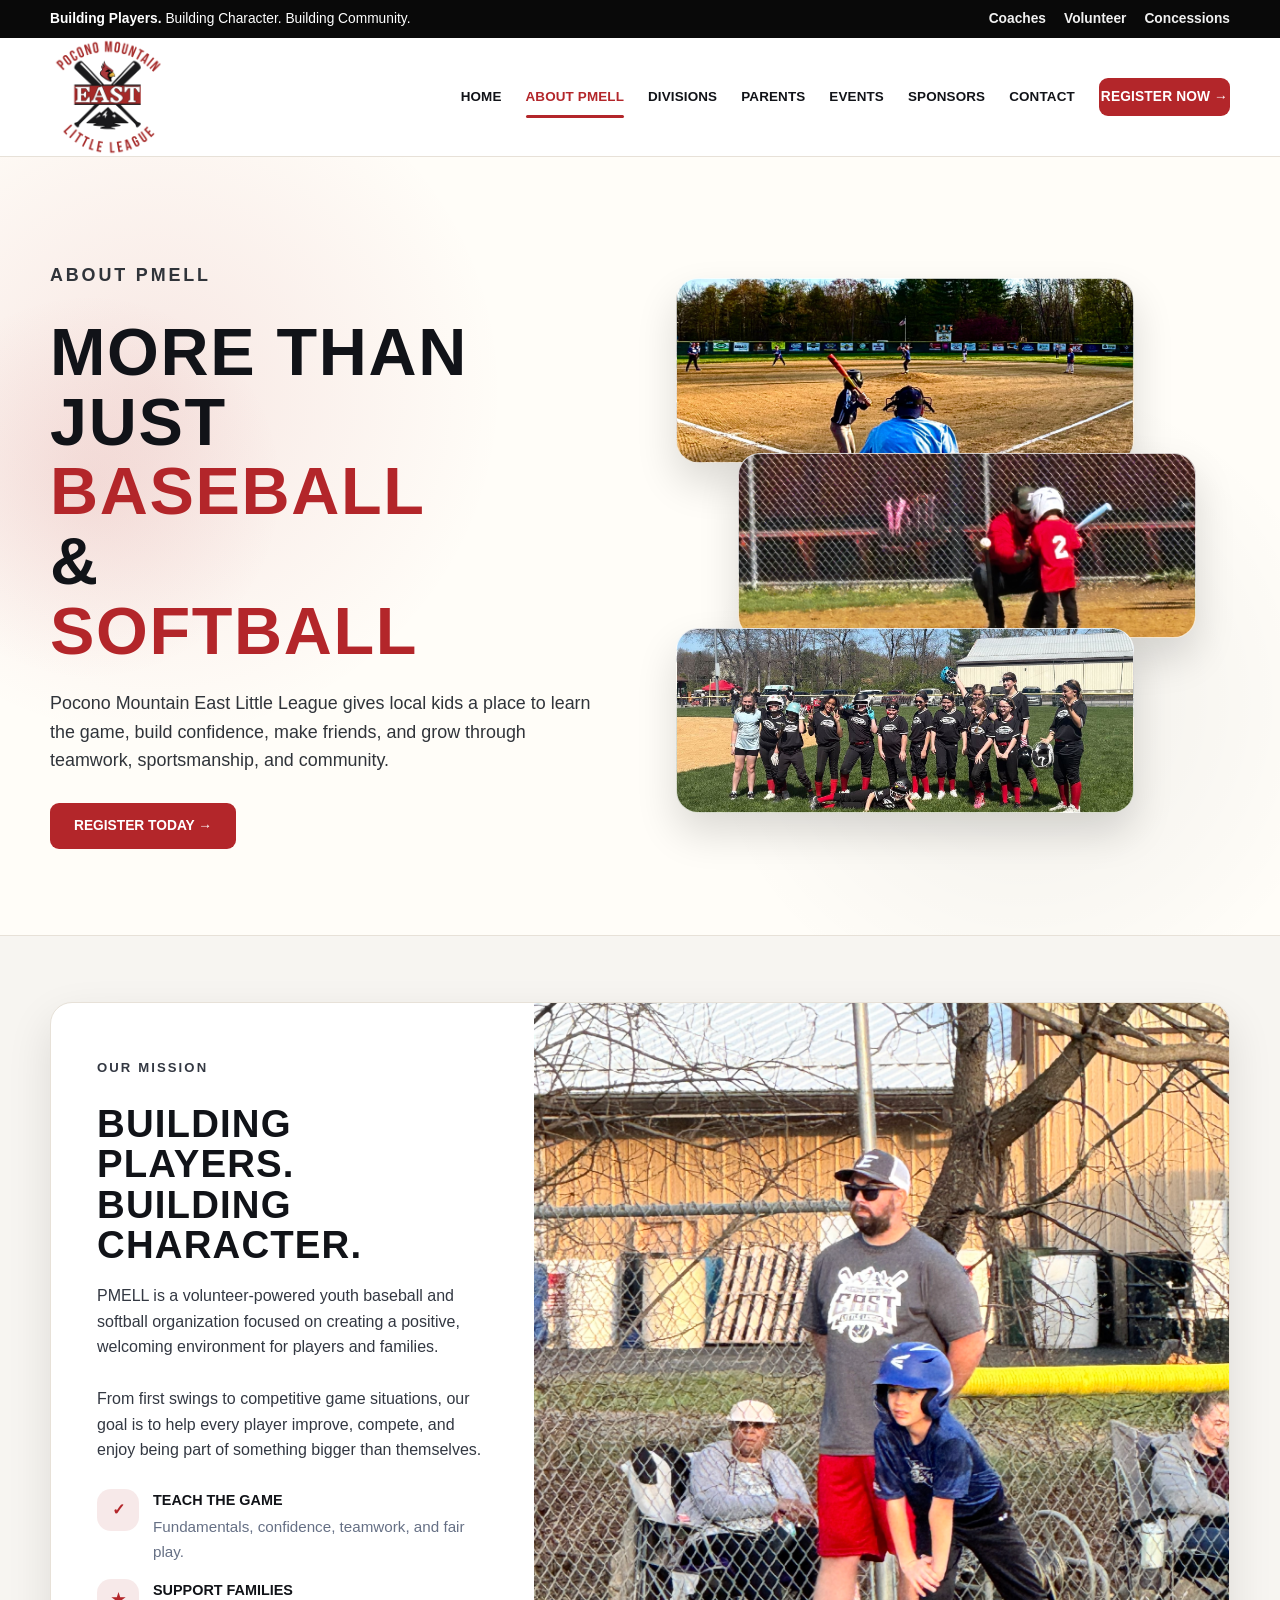
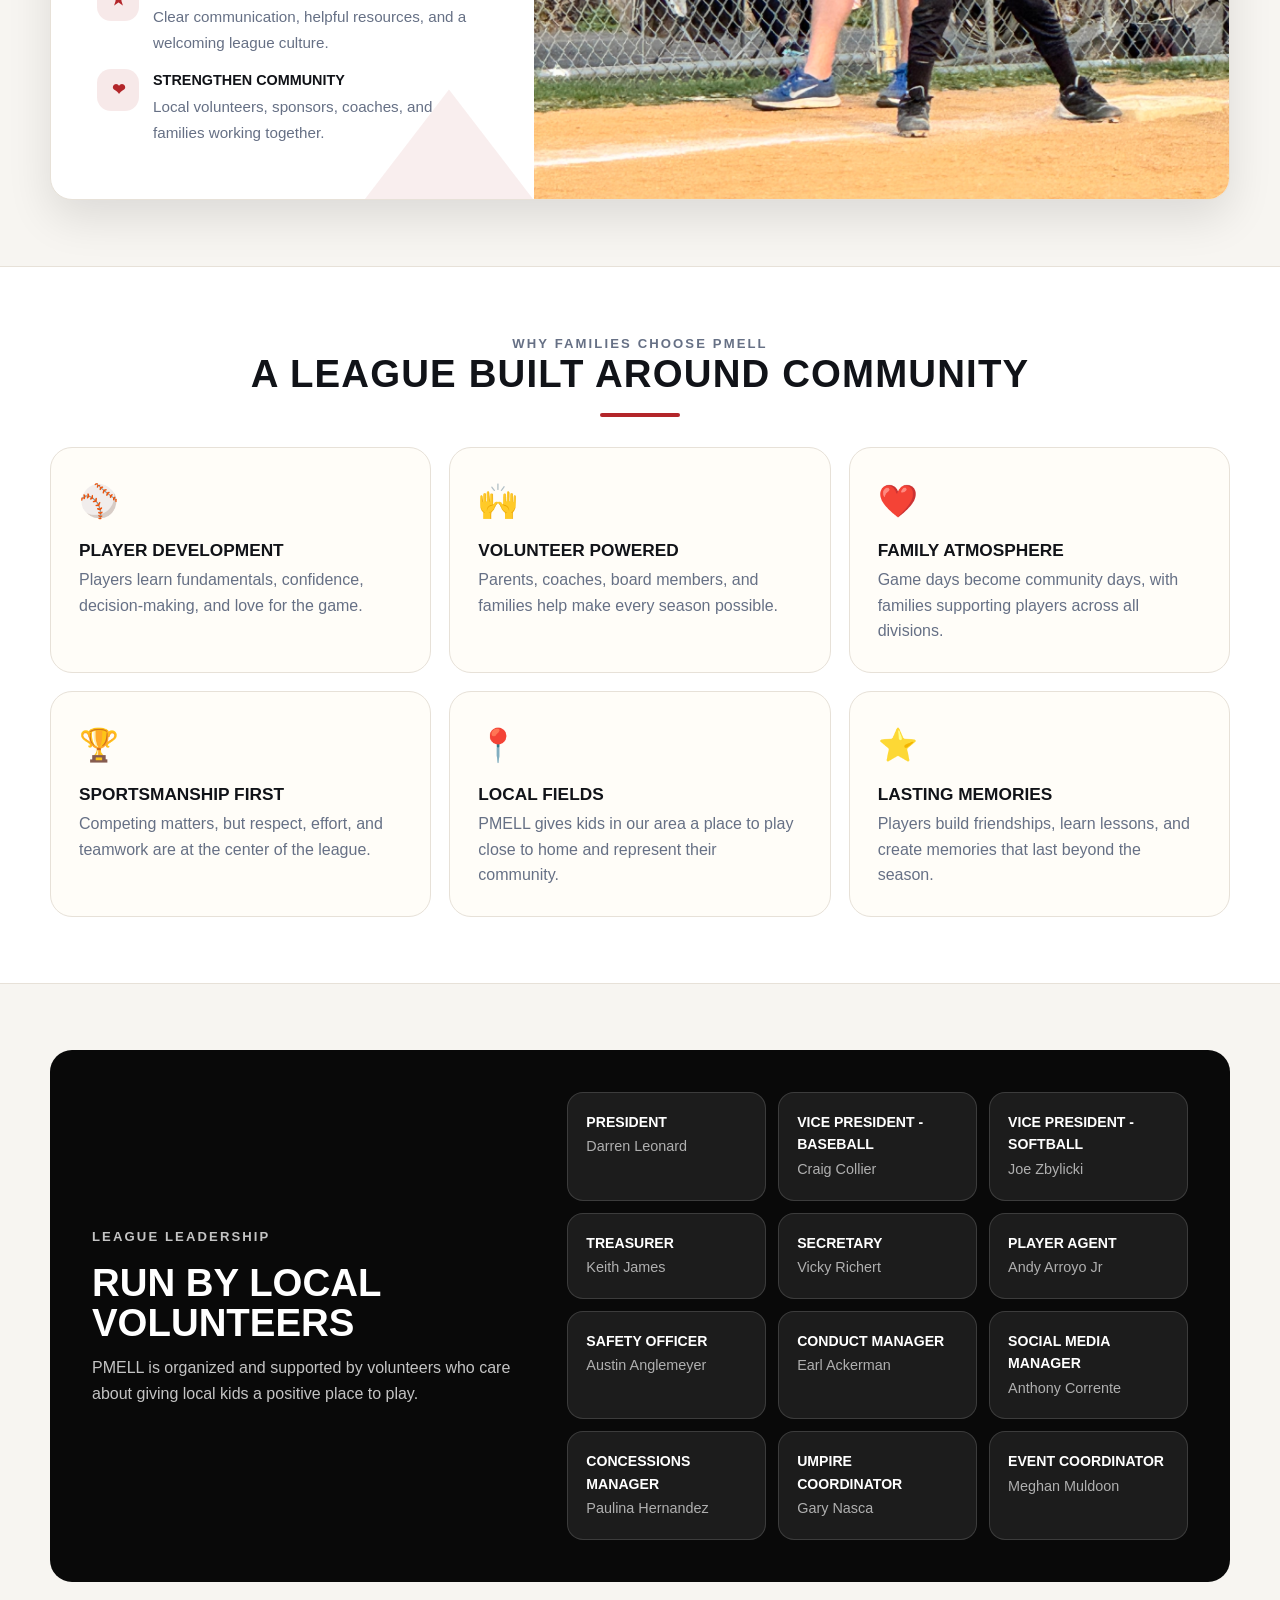
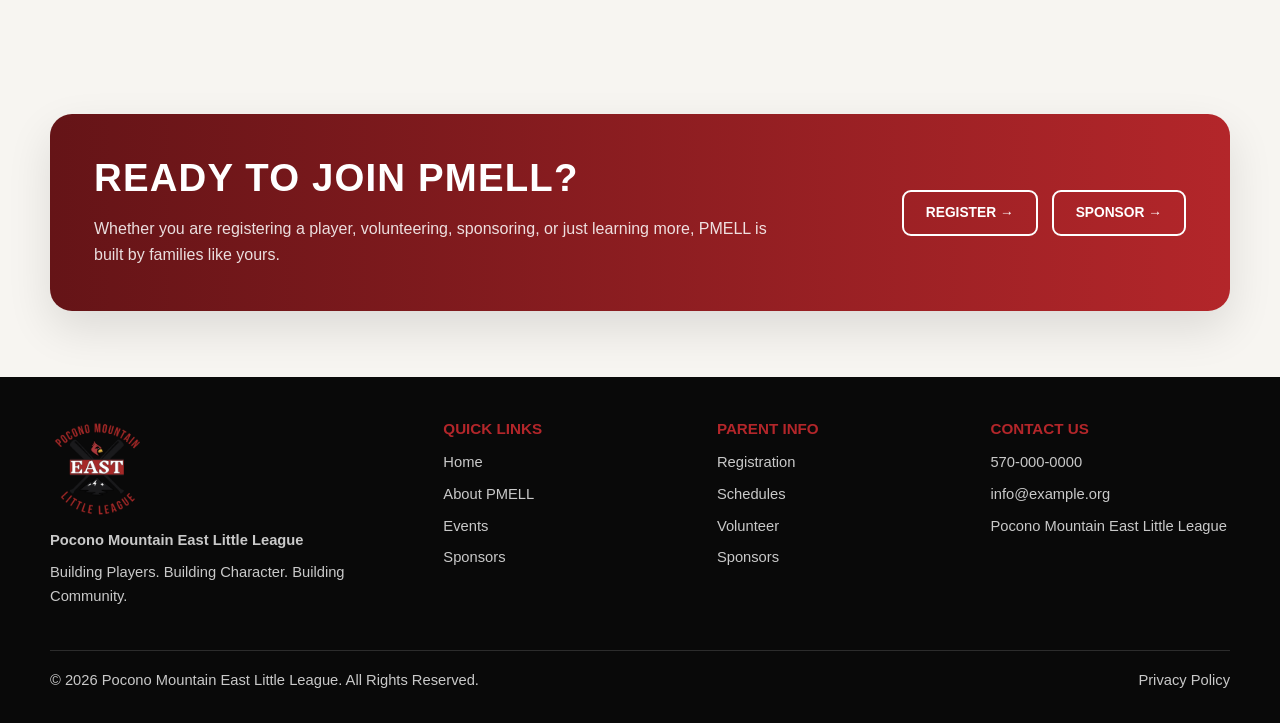
<file: about.html>
<!DOCTYPE html>
<html lang="en">
<head>
  <meta charset="UTF-8" />
  <meta name="viewport" content="width=device-width, initial-scale=1.0" />
  <title>About PMELL | Pocono Mountain East Little League</title>
  <meta name="description" content="Learn about Pocono Mountain East Little League, our mission, divisions, volunteers, and community-focused youth baseball and softball programs." />
  <link rel="stylesheet" href="style.css" />
</head>

<body class="about-page">
  <div class="top-bar">
    <div class="container">
      <p><strong>Building Players.</strong> Building Character. Building Community.</p>
      <div class="top-links">
        <a href="index.html#coaches">Coaches</a>
        <a href="index.html#volunteer">Volunteer</a>
        <a href="index.html#concessions">Concessions</a>
      </div>
    </div>
  </div>

  <header class="site-header">
    <div class="container nav-wrap">
      <a class="logo" href="index.html" aria-label="PMELL home">
        <img class="logo-mark" src="images/pmell-logo.png" alt="Pocono Mountain East Little League logo" />
      </a>

      <nav class="nav" aria-label="Main navigation">
        <a href="index.html">Home</a>
        <a class="active" href="about.html">About PMELL</a>
        <a href="divisions.html">Divisions</a>
        <a href="parents.html">Parents</a>
        <a href="events.html">Events</a>
        <a href="sponsors.html">Sponsors</a>
        <a href="contact.html">Contact</a>
        <a class="btn btn-red" href="index.html#register">Register Now →</a>
      </nav>

      <button class="mobile-menu-button" type="button" aria-expanded="false" aria-controls="mobileNav">Menu</button>
    </div>

    <nav class="mobile-nav" id="mobileNav" aria-label="Mobile navigation">
      <a href="index.html">Home</a>
      <a href="about.html">About PMELL</a>
      <a href="about.html#divisions">Divisions</a>
      <a href="index.html#parents">Parents</a>
      <a href="index.html#events">Events</a>
      <a href="index.html#sponsors">Sponsors</a>
      <a href="#contact">Contact</a>
      <a href="index.html#register">Register Now →</a>
    </nav>
  </header>

  <main>
    <section class="page-hero">
      <div class="container page-hero-grid">
        <div>
          <p class="eyebrow">About PMELL</p>
          <h1>More Than Just <span>Baseball</span> & <span>Softball</span></h1>
          <p>Pocono Mountain East Little League gives local kids a place to learn the game, build confidence, make friends, and grow through teamwork, sportsmanship, and community.</p>
          <a class="btn btn-red" href="index.html#register">Register Today →</a>
        </div>
        <div class="story-strip about-strip" aria-label="PMELL players, coaches, and community moments">
  <div class="story-panel panel-1"></div>
  <div class="story-panel panel-2"></div>
  <div class="story-panel panel-3"></div>
</div>
      </div>
    </section>

    <section class="section">
      <div class="container split-card mission-card">
        <div class="split-copy">
          <p class="eyebrow">Our Mission</p>
          <h2>Building Players. Building Character.</h2>
          <p>PMELL is a volunteer-powered youth baseball and softball organization focused on creating a positive, welcoming environment for players and families.</p>
          <p>From first swings to competitive game situations, our goal is to help every player improve, compete, and enjoy being part of something bigger than themselves.</p>

          <div class="mission-list">
            <div class="mission-item">
              <div class="mission-icon">✓</div>
              <div><strong>Teach the game</strong><span>Fundamentals, confidence, teamwork, and fair play.</span></div>
            </div>
            <div class="mission-item">
              <div class="mission-icon">★</div>
              <div><strong>Support families</strong><span>Clear communication, helpful resources, and a welcoming league culture.</span></div>
            </div>
            <div class="mission-item">
              <div class="mission-icon">❤</div>
              <div><strong>Strengthen community</strong><span>Local volunteers, sponsors, coaches, and families working together.</span></div>
            </div>
          </div>
        </div>
        <div class="split-image about-mission-image" role="img" aria-label="Coach standing with a PMELL player during a game"></div>
      </div>
    </section>

    <section class="section why-section">
      <div class="container">
        <div class="section-title">
          <p class="eyebrow">Why Families Choose PMELL</p>
          <h2>A League Built Around Community</h2>
          <div class="rule"></div>
        </div>

        <div class="why-grid">
          <article class="why-card"><div class="icon">⚾</div><h3>Player Development</h3><p>Players learn fundamentals, confidence, decision-making, and love for the game.</p></article>
          <article class="why-card"><div class="icon">🙌</div><h3>Volunteer Powered</h3><p>Parents, coaches, board members, and families help make every season possible.</p></article>
          <article class="why-card"><div class="icon">❤️</div><h3>Family Atmosphere</h3><p>Game days become community days, with families supporting players across all divisions.</p></article>
          <article class="why-card"><div class="icon">🏆</div><h3>Sportsmanship First</h3><p>Competing matters, but respect, effort, and teamwork are at the center of the league.</p></article>
          <article class="why-card"><div class="icon">📍</div><h3>Local Fields</h3><p>PMELL gives kids in our area a place to play close to home and represent their community.</p></article>
          <article class="why-card"><div class="icon">⭐</div><h3>Lasting Memories</h3><p>Players build friendships, learn lessons, and create memories that last beyond the season.</p></article>
        </div>
      </div>
    </section>

    <section class="section">
      <div class="container leadership-card">
        <div>
          <p class="eyebrow">League Leadership</p>
          <h2>Run By Local Volunteers</h2>
          <p>PMELL is organized and supported by volunteers who care about giving local kids a positive place to play.</p>
        </div>
        <div class="leadership-grid">
          <div class="leader-box"><strong>President</strong><span>Darren Leonard</span></div>
          <div class="leader-box"><strong>Vice President - Baseball</strong><span>Craig Collier</span></div>
          <div class="leader-box"><strong>Vice President - Softball</strong><span>Joe Zbylicki</span></div>
          <div class="leader-box"><strong>Treasurer</strong><span>Keith James</span></div>
          <div class="leader-box"><strong>Secretary</strong><span>Vicky Richert</span></div>
          <div class="leader-box"><strong>Player Agent</strong><span>Andy Arroyo Jr</span></div>
          <div class="leader-box"><strong>Safety Officer</strong><span>Austin Anglemeyer</span></div>
          <div class="leader-box"><strong>Conduct Manager</strong><span>Earl Ackerman</span></div>
          <div class="leader-box"><strong>Social Media Manager</strong><span>Anthony Corrente</span></div>
          <div class="leader-box"><strong>Concessions Manager</strong><span>Paulina Hernandez</span></div>
          <div class="leader-box"><strong>Umpire Coordinator</strong><span>Gary Nasca</span></div>
          <div class="leader-box"><strong>Event Coordinator</strong><span>Meghan Muldoon</span></div>
        </div>
      </div>
    </section>

    <section class="section">
      <div class="container cta-card">
        <div>
          <h2>Ready To Join PMELL?</h2>
          <p>Whether you are registering a player, volunteering, sponsoring, or just learning more, PMELL is built by families like yours.</p>
        </div>
        <div class="cta-actions">
          <a class="btn btn-outline" href="index.html#register">Register →</a>
          <a class="btn btn-outline" href="index.html#sponsors">Sponsor →</a>
        </div>
      </div>
    </section>
  </main>

  <footer class="site-footer" id="contact">
    <div class="container">
      <div class="footer-grid">
        <div>
          <img class="footer-logo" src="images/pmell-logo.png" alt="Pocono Mountain East Little League logo" />
          <p><strong>Pocono Mountain East Little League</strong></p>
          <p>Building Players. Building Character. Building Community.</p>
        </div>

        <div>
          <h3>Quick Links</h3>
          <ul>
            <li><a href="index.html">Home</a></li>
            <li><a href="about.html">About PMELL</a></li>
            <li><a href="index.html#events">Events</a></li>
            <li><a href="index.html#sponsors">Sponsors</a></li>
          </ul>
        </div>

        <div>
          <h3>Parent Info</h3>
          <ul>
            <li><a href="index.html#register">Registration</a></li>
            <li><a href="index.html#events">Schedules</a></li>
            <li><a href="index.html#volunteer">Volunteer</a></li>
            <li><a href="index.html#sponsors">Sponsors</a></li>
          </ul>
        </div>

        <div>
          <h3>Contact Us</h3>
          <p>570-000-0000</p>
          <p>info@example.org</p>
          <p>Pocono Mountain East Little League</p>
        </div>
      </div>

      <div class="footer-bottom">
        <p>© 2026 Pocono Mountain East Little League. All Rights Reserved.</p>
        <p><a href="#">Privacy Policy</a></p>
      </div>
    </div>
  </footer>

  <script src="script.js"></script>
</body>
</html>
</file>
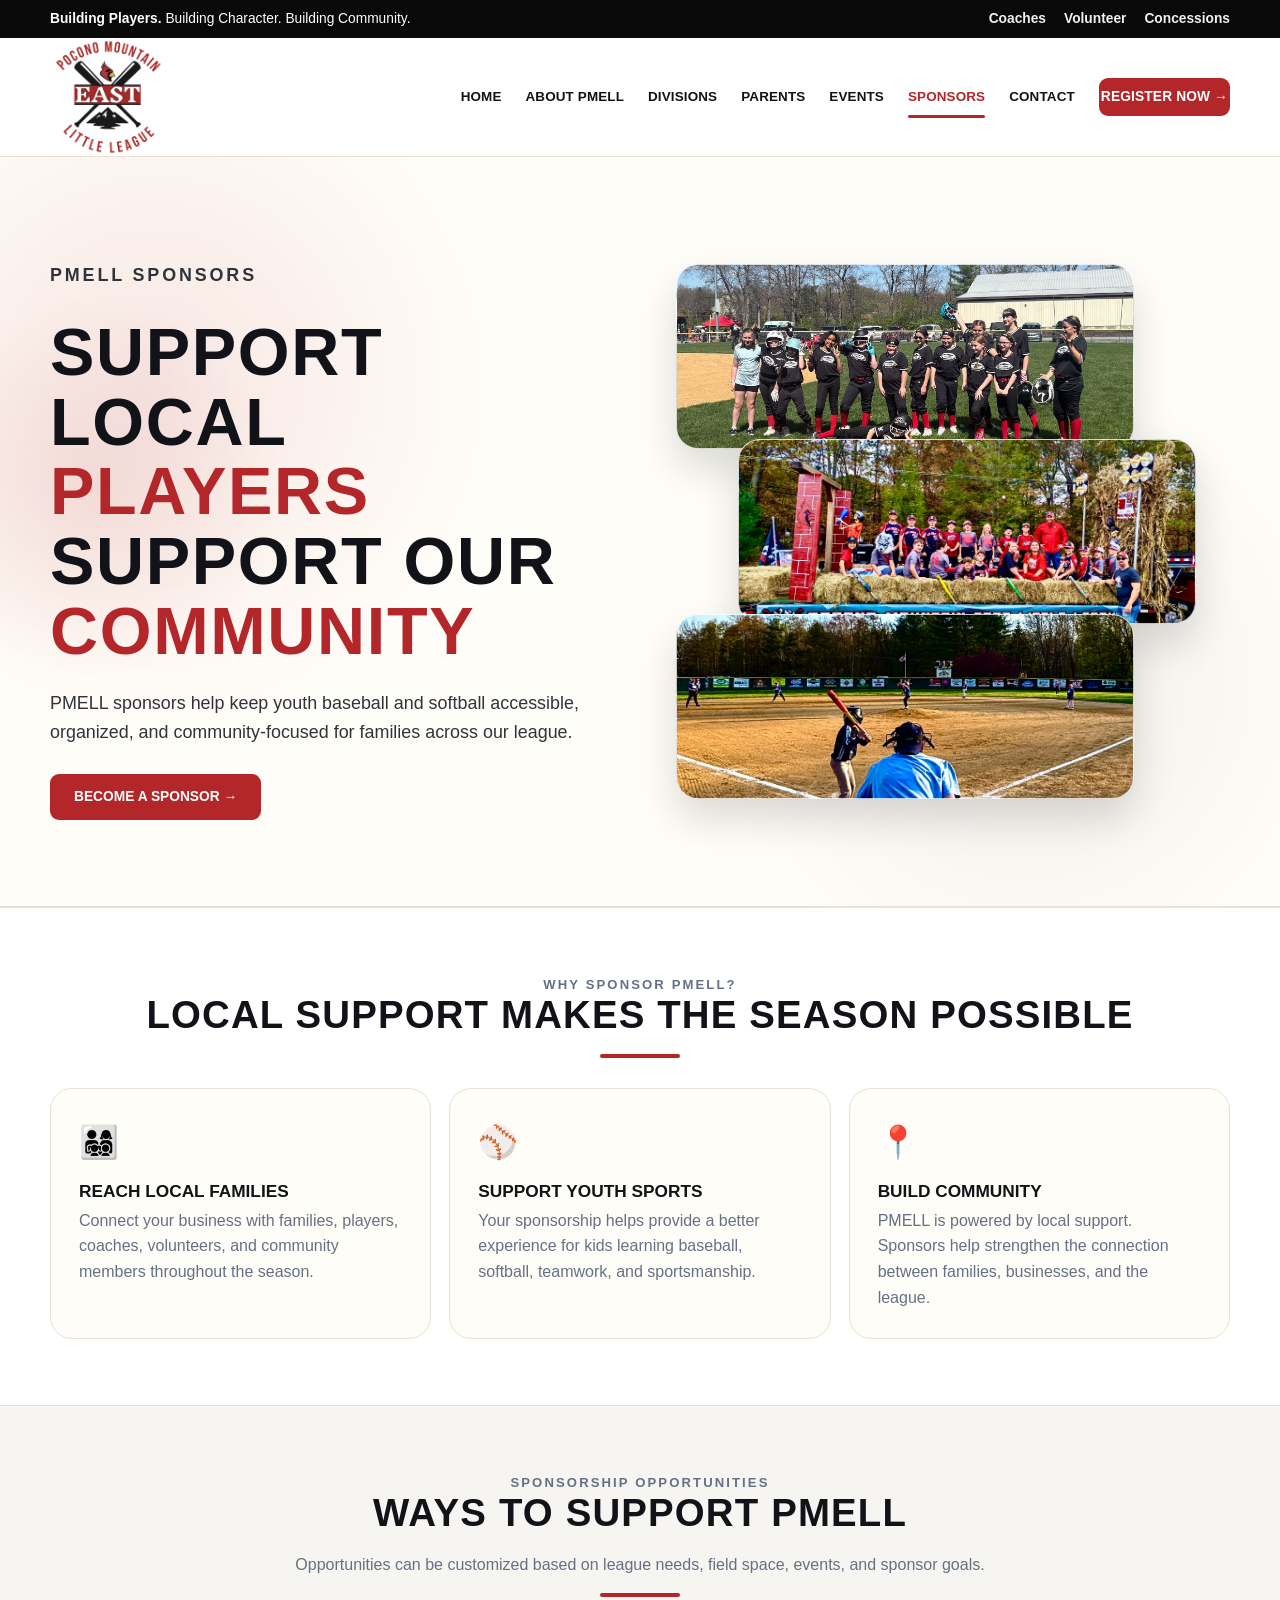
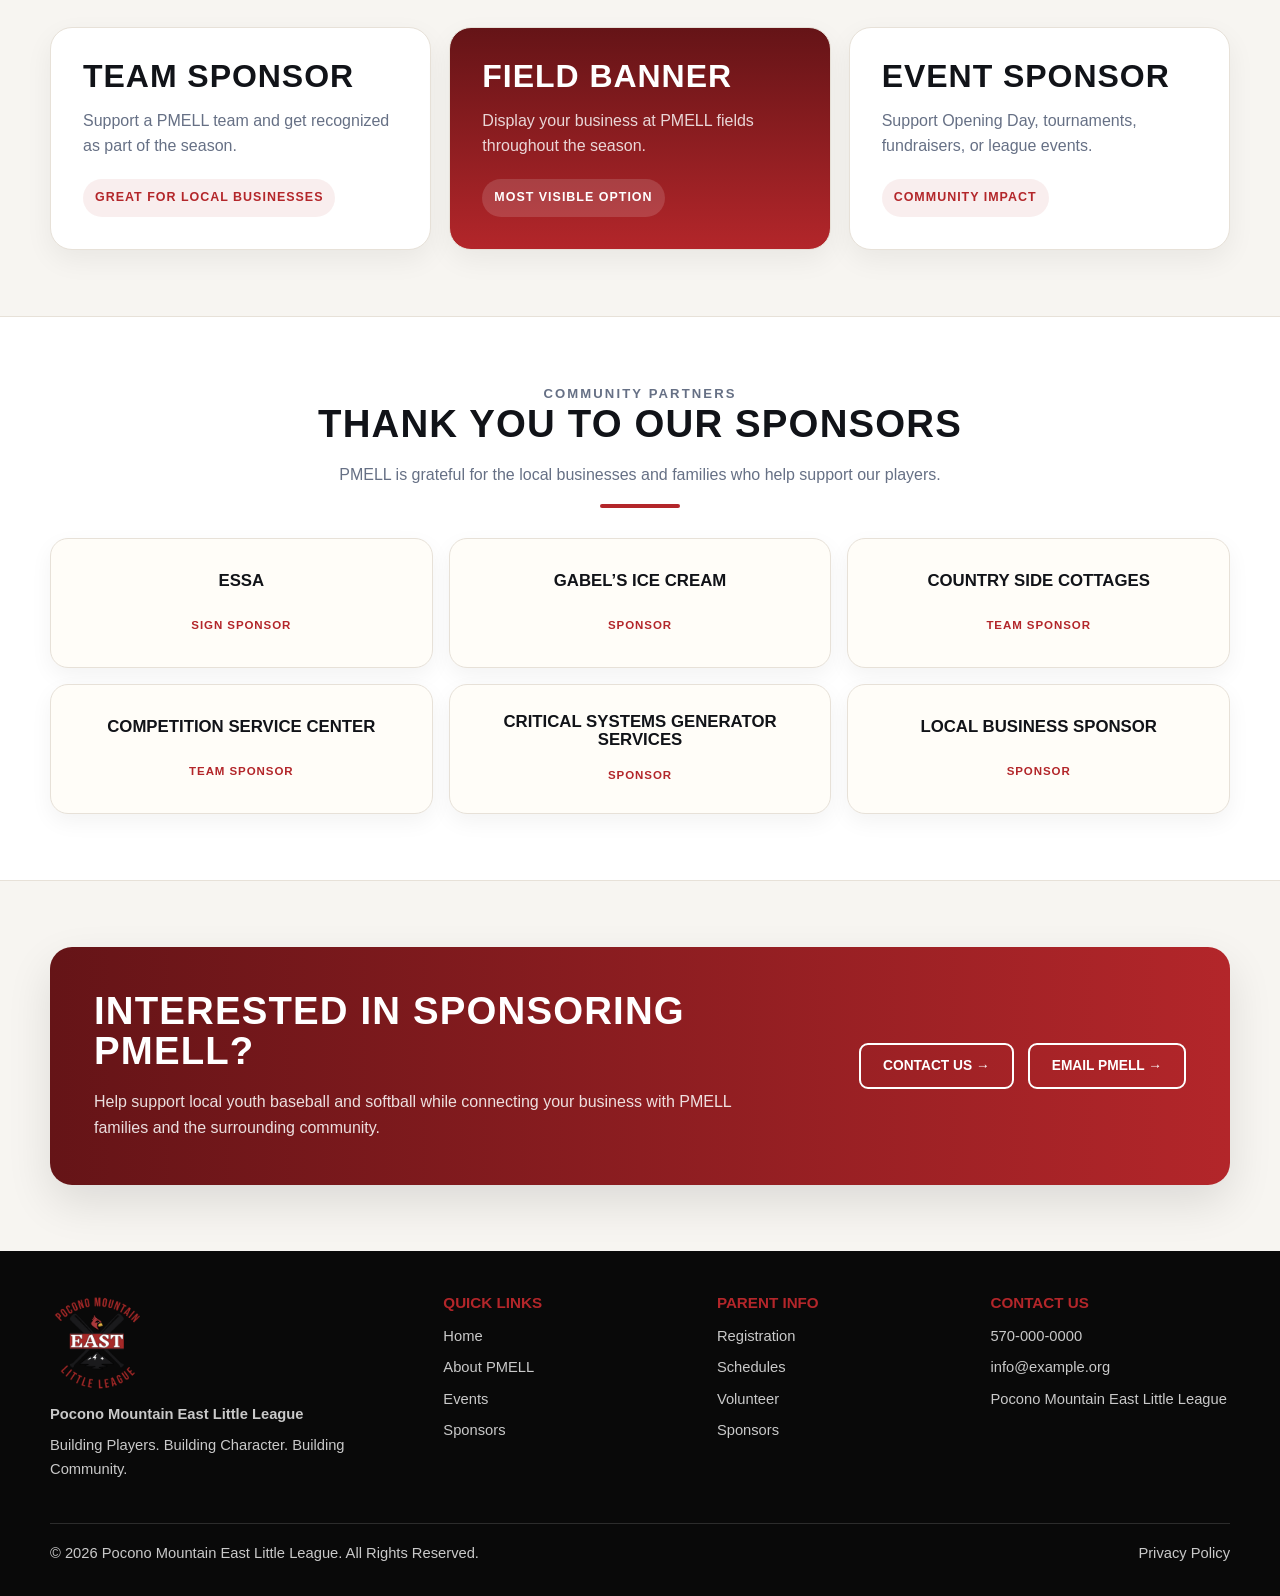
<file: sponsors.html>
<!DOCTYPE html>
<html lang="en">
<head>
  <meta charset="UTF-8" />
  <meta name="viewport" content="width=device-width, initial-scale=1.0" />
  <title>Sponsors | Pocono Mountain East Little League</title>
  <meta name="description" content="Support Pocono Mountain East Little League through local sponsorship opportunities." />
  <link rel="stylesheet" href="style.css" />
</head>

<body class="sponsors-page">
  <div class="top-bar">
    <div class="container">
      <p><strong>Building Players.</strong> Building Character. Building Community.</p>
      <div class="top-links">
        <a href="index.html#coaches">Coaches</a>
        <a href="index.html#volunteer">Volunteer</a>
        <a href="index.html#concessions">Concessions</a>
      </div>
    </div>
  </div>

  <header class="site-header">
    <div class="container nav-wrap">
      <a class="logo" href="index.html" aria-label="PMELL home">
        <img class="logo-mark" src="images/pmell-logo.png" alt="Pocono Mountain East Little League logo" />
      </a>

      <nav class="nav" aria-label="Main navigation">
        <a href="index.html">Home</a>
        <a href="about.html">About PMELL</a>
        <a href="divisions.html">Divisions</a>
        <a href="parents.html">Parents</a>
        <a href="events.html">Events</a>
        <a class="active" href="sponsors.html">Sponsors</a>
        <a href="contact.html">Contact</a>
        <a class="btn btn-red" href="index.html#register">Register Now →</a>
      </nav>

      <button class="mobile-menu-button" type="button" aria-expanded="false" aria-controls="mobileNav">Menu</button>
    </div>

    <nav class="mobile-nav" id="mobileNav" aria-label="Mobile navigation">
      <a href="index.html">Home</a>
      <a href="about.html">About PMELL</a>
      <a href="divisions.html">Divisions</a>
      <a href="parents.html">Parents</a>
      <a href="events.html">Events</a>
      <a href="sponsors.html">Sponsors</a>
      <a href="contact.html">Contact</a>
      <a href="index.html#register">Register Now →</a>
    </nav>
  </header>

  <main>
    <section class="page-hero">
      <div class="container page-hero-grid">
        <div>
          <p class="eyebrow">PMELL Sponsors</p>
          <h1>Support Local <span>Players</span> Support Our <span>Community</span></h1>
          <p>PMELL sponsors help keep youth baseball and softball accessible, organized, and community-focused for families across our league.</p>
          <a class="btn btn-red" href="#become-a-sponsor">Become A Sponsor →</a>
        </div>

        <div class="story-strip sponsors-strip" aria-label="PMELL sponsor and community moments">
          <div class="story-panel panel-1"></div>
          <div class="story-panel panel-2"></div>
          <div class="story-panel panel-3"></div>
        </div>
      </div>
    </section>

    <section class="section why-section">
      <div class="container">
        <div class="section-title">
          <p class="eyebrow">Why Sponsor PMELL?</p>
          <h2>Local Support Makes The Season Possible</h2>
          <div class="rule"></div>
        </div>

        <div class="why-grid">
          <article class="why-card"><div class="icon">👨‍👩‍👧‍👦</div><h3>Reach Local Families</h3><p>Connect your business with families, players, coaches, volunteers, and community members throughout the season.</p></article>
          <article class="why-card"><div class="icon">⚾</div><h3>Support Youth Sports</h3><p>Your sponsorship helps provide a better experience for kids learning baseball, softball, teamwork, and sportsmanship.</p></article>
          <article class="why-card"><div class="icon">📍</div><h3>Build Community</h3><p>PMELL is powered by local support. Sponsors help strengthen the connection between families, businesses, and the league.</p></article>
        </div>
      </div>
    </section>

    <section class="section">
      <div class="container">
        <div class="section-title">
          <p class="eyebrow">Sponsorship Opportunities</p>
          <h2>Ways To Support PMELL</h2>
          <p>Opportunities can be customized based on league needs, field space, events, and sponsor goals.</p>
          <div class="rule"></div>
        </div>

        <div class="sponsor-level-grid">
          <article class="sponsor-level-card">
            <h3>Team Sponsor</h3>
            <p>Support a PMELL team and get recognized as part of the season.</p>
            <span>Great for local businesses</span>
          </article>

          <article class="sponsor-level-card featured-sponsor-level">
            <h3>Field Banner</h3>
            <p>Display your business at PMELL fields throughout the season.</p>
            <span>Most visible option</span>
          </article>

          <article class="sponsor-level-card">
            <h3>Event Sponsor</h3>
            <p>Support Opening Day, tournaments, fundraisers, or league events.</p>
            <span>Community impact</span>
          </article>
        </div>
      </div>
    </section>

    <section class="section sponsor-directory-section">
      <div class="container">
        <div class="section-title">
          <p class="eyebrow">Community Partners</p>
          <h2>Thank You To Our Sponsors</h2>
          <p>PMELL is grateful for the local businesses and families who help support our players.</p>
          <div class="rule"></div>
        </div>

        <div class="sponsor-directory-grid">
          <article class="sponsor-directory-card"><strong>ESSA</strong><span>Sign Sponsor</span></article>
          <article class="sponsor-directory-card"><strong>Gabel’s Ice Cream</strong><span>Sponsor</span></article>
          <article class="sponsor-directory-card"><strong>Country Side Cottages</strong><span>Team Sponsor</span></article>
          <article class="sponsor-directory-card"><strong>Competition Service Center</strong><span>Team Sponsor</span></article>
          <article class="sponsor-directory-card"><strong>Critical Systems Generator Services</strong><span>Sponsor</span></article>
          <article class="sponsor-directory-card"><strong>Local Business Sponsor</strong><span>Sponsor</span></article>
        </div>
      </div>
    </section>

    <section class="section" id="become-a-sponsor">
      <div class="container cta-card">
        <div>
          <h2>Interested In Sponsoring PMELL?</h2>
          <p>Help support local youth baseball and softball while connecting your business with PMELL families and the surrounding community.</p>
        </div>
        <div class="cta-actions">
          <a class="btn btn-outline" href="contact.html">Contact Us →</a>
          <a class="btn btn-outline" href="mailto:info@example.org">Email PMELL →</a>
        </div>
      </div>
    </section>
  </main>

  <footer class="site-footer" id="contact">
    <div class="container">
      <div class="footer-grid">
        <div>
          <img class="footer-logo" src="images/pmell-logo.png" alt="Pocono Mountain East Little League logo" />
          <p><strong>Pocono Mountain East Little League</strong></p>
          <p>Building Players. Building Character. Building Community.</p>
        </div>

        <div>
          <h3>Quick Links</h3>
          <ul>
            <li><a href="index.html">Home</a></li>
            <li><a href="about.html">About PMELL</a></li>
            <li><a href="events.html">Events</a></li>
            <li><a href="sponsors.html">Sponsors</a></li>
          </ul>
        </div>

        <div>
          <h3>Parent Info</h3>
          <ul>
            <li><a href="index.html#register">Registration</a></li>
            <li><a href="events.html">Schedules</a></li>
            <li><a href="parents.html#volunteer">Volunteer</a></li>
            <li><a href="sponsors.html">Sponsors</a></li>
          </ul>
        </div>

        <div>
          <h3>Contact Us</h3>
          <p>570-000-0000</p>
          <p>info@example.org</p>
          <p>Pocono Mountain East Little League</p>
        </div>
      </div>

      <div class="footer-bottom">
        <p>© 2026 Pocono Mountain East Little League. All Rights Reserved.</p>
        <p><a href="#">Privacy Policy</a></p>
      </div>
    </div>
  </footer>

  <script src="script.js"></script>
</body>
</html>
</file>
<file: style.css>
:root {
  --red: #b3262a;
  --red-dark: #8f1e22;
  --red-deep: #651417;
  --black: #090909;
  --ink: #111318;
  --gray: #667085;
  --light: #f7f5f1;
  --cream: #fffdf8;
  --white: #ffffff;
  --border: #e7e1d8;
  --shadow: 0 18px 45px rgba(0, 0, 0, 0.11);
  --radius: 22px;
}

* { box-sizing: border-box; margin: 0; padding: 0; }
html { scroll-behavior: smooth; }
body { font-family: Arial, Helvetica, sans-serif; color: var(--ink); background: var(--light); line-height: 1.6; }
img { max-width: 100%; display: block; }
a { color: inherit; text-decoration: none; }
.container { width: min(1180px, calc(100% - 40px)); margin: 0 auto; }

.top-bar { background: var(--black); color: var(--white); font-size: 0.86rem; padding: 8px 0; }
.top-bar .container { display: flex; justify-content: space-between; gap: 20px; align-items: center; }
.top-links { display: flex; gap: 18px; align-items: center; font-weight: 700; opacity: 0.94; }

.site-header { background: rgba(255,255,255,.97); border-bottom: 1px solid var(--border); position: sticky; top: 0; z-index: 50; backdrop-filter: blur(10px); }
.nav-wrap { min-height: 104px; display: flex; justify-content: space-between; align-items: center; gap: 30px; }
.logo-mark { width: 118px; height: 118px; object-fit: contain; margin: 0; }
.nav { display: flex; align-items: center; gap: 24px; font-size: .84rem; font-weight: 900; text-transform: uppercase; letter-spacing: .01em; }
.nav a { position: relative; padding: 10px 0; white-space: nowrap; }
.nav a:hover, .nav a.active { color: var(--red); }
.nav a.active::after { content: ""; position: absolute; left: 0; bottom: 0; width: 100%; height: 3px; background: var(--red); border-radius: 99px; }

.mobile-menu-button { display: none; background: var(--black); color: var(--white); border: 0; border-radius: 8px; padding: 11px 13px; font-weight: 900; text-transform: uppercase; }
.mobile-nav { display: none; background: var(--white); border-top: 1px solid var(--border); box-shadow: 0 18px 30px rgba(0,0,0,.08); }
.mobile-nav a { display: block; padding: 15px 20px; border-bottom: 1px solid var(--border); font-weight: 900; text-transform: uppercase; font-size: .86rem; }
.mobile-nav a:last-child { border-bottom: 0; }
.mobile-nav.open { display: block; }

.btn { display: inline-flex; align-items: center; justify-content: center; gap: 10px; border-radius: 9px; padding: 14px 22px; font-weight: 900; text-transform: uppercase; font-size: .86rem; border: 2px solid transparent; transition: .18s ease; cursor: pointer; line-height: 1; }
.btn:hover { transform: translateY(-2px); box-shadow: 0 12px 24px rgba(0,0,0,.18); }
.btn-red { background: var(--red); color: var(--white); }
.btn-red:hover { background: var(--red-dark); }
.btn-outline { background: var(--white); border-color: var(--black); color: var(--black); }
.btn-outline:hover { background: var(--black); color: var(--white); }

.eyebrow { color: var(--red); font-weight: 900; letter-spacing: .16em; text-transform: uppercase; font-size: .82rem; margin-bottom: 16px; }
h1, h2, h3 { line-height: 1.05; text-transform: uppercase; }
h1 { font-family: Impact, Haettenschweiler, 'Arial Narrow Bold', sans-serif; font-size: clamp(2.85rem, 5.2vw, 5.05rem); letter-spacing: .025em; margin-bottom: 22px; }
h1 span { color: var(--red); display: block; }
.section { padding: 66px 0; }
.section-title { text-align: center; margin-bottom: 30px; }
.section-title h2, .split-copy h2, .sponsor-header h2, .cta-card h2 { font-family: Impact, Haettenschweiler, 'Arial Narrow Bold', sans-serif; font-size: clamp(2rem,3vw,3.2rem); letter-spacing: .03em; margin-bottom: 18px; }
.section-title p { color: var(--gray); max-width: 720px; margin: 0 auto; }
.rule { width: 80px; height: 4px; background: var(--red); border-radius: 99px; margin: 16px auto 0; }

.hero { background: var(--cream); overflow: hidden; border-bottom: 1px solid var(--border); position: relative; }
.hero::before { content: ""; position: absolute; inset: 0; background: radial-gradient(circle at 14% 35%, rgba(179,38,42,.08), transparent 26%), radial-gradient(circle at 7% 78%, rgba(0,0,0,.05), transparent 24%); pointer-events: none; }
.hero-grid { display: grid; grid-template-columns: .95fr 1.05fr; min-height: 590px; align-items: stretch; position: relative; z-index: 1; }
.hero-copy { position: relative; padding: 86px 54px 86px 0; display: flex; flex-direction: column; justify-content: center; z-index: 2; }
.hero-copy::before { content: ""; position: absolute; inset: 0 -92px 0 -500px; background: rgba(255,253,248,.94); clip-path: polygon(0 0,84% 0,100% 100%,0 100%); z-index: -1; }
.hero-copy::after { content: "HOME OF THE CARDINALS"; position: absolute; left: 0; bottom: 34px; font-weight: 900; font-size: .72rem; letter-spacing: .18em; color: rgba(0,0,0,.14); }
.hero-copy p:not(.eyebrow) { font-size: 1.1rem; max-width: 510px; color: #30343a; margin-bottom: 28px; }
.hero-actions { display: flex; flex-wrap: wrap; gap: 14px; }
.hero-image { min-height: 590px; background: linear-gradient(90deg, rgba(0,0,0,.05), rgba(0,0,0,.06)), url('images/pmell-hero-new.jpg') center/cover no-repeat; position: relative; }
.hero-image::before { content: ""; position: absolute; inset: 0; background: linear-gradient(180deg, transparent 58%, rgba(0,0,0,.22)); }

.alert-strip { background: linear-gradient(90deg, var(--red-dark), var(--red)); color: var(--white); padding: 18px 0; font-weight: 900; text-transform: uppercase; }
.alert-strip .container { display: flex; justify-content: center; align-items: center; gap: 26px; text-align: center; }

.quick-grid { display: grid; grid-template-columns: repeat(6,1fr); background: var(--white); border: 1px solid var(--border); border-radius: var(--radius); box-shadow: 0 10px 30px rgba(0,0,0,.06); overflow: hidden; }
.quick-card { padding: 32px 22px; text-align: center; border-right: 1px solid var(--border); transition: .18s ease; }
.quick-card:hover { transform: translateY(-4px); background: #fffaf7; }
.quick-card:last-child { border-right: 0; }
.icon-circle { width: 58px; height: 58px; border: 2px solid var(--black); border-radius: 18px; margin: 0 auto 18px; display: grid; place-items: center; color: var(--red); font-size: 1.35rem; font-weight: 900; }
.quick-card h3 { font-size: .95rem; margin-bottom: 10px; }
.quick-card p { color: var(--gray); font-size: .9rem; margin-bottom: 15px; }
.text-link { color: var(--red); font-weight: 900; font-size: .9rem; }

.split-card { display: grid; grid-template-columns: .82fr 1.18fr; background: var(--white); border-radius: var(--radius); overflow: hidden; box-shadow: var(--shadow); border: 1px solid var(--border); }
.split-copy { padding: 54px 46px; position: relative; overflow: hidden; }
.split-copy::after { content: ""; position: absolute; right: -30px; bottom: -40px; width: 230px; height: 150px; background: rgba(179,38,42,.08); clip-path: polygon(50% 0%,100% 100%,0 100%); }
.split-copy p { color: #333842; margin-bottom: 26px; max-width: 520px; }
.split-image { min-height: 350px; background: url('images/pmell-field.jpg') center/cover no-repeat; position: relative; }
.home-about-image {
  background-image: url('images/pmell-float.jpg');
}
.about-mission-image {
  background-image: url('images/pmell-about-base.jpeg');
  background-position: 70% center;
}
.split-image::after { content: "PMELL"; position: absolute; left: 50%; top: 50%; transform: translate(-50%,-50%); font-family: Impact, Haettenschweiler, 'Arial Narrow Bold', sans-serif; font-size: clamp(3rem,7vw,7rem); color: rgba(255,255,255,.18); letter-spacing: .08em; text-shadow: 0 6px 18px rgba(0,0,0,.2); }

.updates-grid { display: grid; grid-template-columns: repeat(3,1fr); gap: 20px; }
.update-card { background: var(--white); border: 1px solid var(--border); border-radius: var(--radius); padding: 28px; box-shadow: 0 10px 28px rgba(0,0,0,.06); min-height: 190px; position: relative; overflow: hidden; }
.update-card::after { content: ""; position: absolute; right: -38px; bottom: -38px; width: 110px; height: 110px; border: 18px solid rgba(179,38,42,.07); border-radius: 50%; }
.badge { display: inline-flex; align-items: center; gap: 8px; color: var(--red); font-weight: 900; font-size: .78rem; text-transform: uppercase; margin-bottom: 12px; }
.update-card h3 { font-size: 1.3rem; margin-bottom: 8px; }
.update-card p { color: var(--gray); margin-bottom: 18px; }

.sponsor-section { background: var(--white); border-top: 1px solid var(--border); border-bottom: 1px solid var(--border); overflow: hidden; }
.sponsor-header { display: grid; grid-template-columns: 1fr auto; gap: 28px; align-items: end; margin-bottom: 26px; }
.sponsor-header p { color: var(--gray); max-width: 650px; }
.sponsor-marquee { position: relative; overflow: hidden; border: 1px solid var(--border); border-radius: var(--radius); background: var(--cream); box-shadow: 0 10px 28px rgba(0,0,0,.06); }
.sponsor-track { display: flex; gap: 18px; width: max-content; padding: 22px; animation: sponsorScroll 115s linear infinite; }
.sponsor-marquee:hover .sponsor-track { animation-play-state: paused; }
.sponsor-card { width: 210px; height: 118px; flex: 0 0 auto; background: var(--white); border: 1px solid var(--border); border-radius: 18px; display: grid; place-items: center; text-align: center; padding: 18px; box-shadow: 0 8px 18px rgba(0,0,0,.05); }
.sponsor-card strong { display: block; font-size: 1rem; text-transform: uppercase; line-height: 1.15; }
.sponsor-card span { display: block; color: var(--red); font-weight: 900; font-size: .75rem; margin-top: 6px; text-transform: uppercase; letter-spacing: .08em; }
@keyframes sponsorScroll { from { transform: translateX(0); } to { transform: translateX(-50%); } }

.cta-band { background: linear-gradient(90deg, var(--red-deep), var(--red)); color: var(--white); padding: 34px 0; }
.cta-band .container { display: grid; grid-template-columns: 1fr 1.2fr; gap: 28px; align-items: center; }
.cta-band h2 { font-size: 1.45rem; margin-bottom: 6px; }
.email-form { display: grid; grid-template-columns: 1fr auto; gap: 0; background: var(--white); border-radius: 9px; overflow: hidden; }
.email-form input { border: 0; padding: 17px 18px; font-size: 1rem; outline: none; }
.email-form button { border: 0; background: var(--black); color: var(--white); padding: 0 28px; font-weight: 900; text-transform: uppercase; cursor: pointer; }

.page-hero { background: var(--cream); position: relative; overflow: hidden; border-bottom: 1px solid var(--border); }
.page-hero::before { content: ""; position: absolute; inset: 0; background: radial-gradient(circle at 12% 30%, rgba(179,38,42,.10), transparent 28%), radial-gradient(circle at 80% 70%, rgba(0,0,0,.06), transparent 28%); }
.page-hero-grid { position: relative; z-index: 1; display: grid; grid-template-columns: .92fr 1.08fr; gap: 42px; align-items: center; padding: 74px 0; }
.page-hero p { color: #30343a; font-size: 1.12rem; max-width: 560px; margin-bottom: 28px; }
.hero-card-image { min-height: 440px; border-radius: var(--radius); background: linear-gradient(180deg, rgba(0,0,0,.06), rgba(0,0,0,.20)), url('images/pmell-field.jpg') center/cover no-repeat; box-shadow: var(--shadow); border: 1px solid var(--border); position: relative; overflow: hidden; }
.hero-card-image::after { content: "PMELL"; position: absolute; right: 24px; bottom: 14px; font-family: Impact, Haettenschweiler, 'Arial Narrow Bold', sans-serif; font-size: clamp(3rem, 8vw, 7rem); color: rgba(255,255,255,.22); letter-spacing: .08em; }

.mission-list { margin-top: 24px; display: grid; gap: 14px; }
.mission-item { display: grid; grid-template-columns: 42px 1fr; gap: 14px; align-items: start; }
.mission-icon { width: 42px; height: 42px; border-radius: 14px; display: grid; place-items: center; background: rgba(179,38,42,.10); color: var(--red); font-weight: 900; }
.mission-item strong { display: block; text-transform: uppercase; font-size: .9rem; margin-bottom: 2px; }
.mission-item span { color: var(--gray); font-size: .95rem; }

.division-grid { display: grid; grid-template-columns: repeat(3, 1fr); gap: 18px; }
.division-card { background: var(--white); border: 1px solid var(--border); border-radius: var(--radius); padding: 28px; box-shadow: 0 10px 28px rgba(0,0,0,.06); position: relative; overflow: hidden; }
.division-card::after { content: ""; position: absolute; right: -34px; bottom: -34px; width: 105px; height: 105px; border: 18px solid rgba(179,38,42,.07); border-radius: 50%; }
.division-card h3 { font-size: 1.35rem; margin-bottom: 8px; }
.division-card p { color: var(--gray); position: relative; z-index: 1; }

.why-section { background: var(--white); border-top: 1px solid var(--border); border-bottom: 1px solid var(--border); }
.why-grid { display: grid; grid-template-columns: repeat(3, 1fr); gap: 18px; }
.why-card { background: var(--cream); border: 1px solid var(--border); border-radius: var(--radius); padding: 28px; }
.why-card .icon { font-size: 2rem; margin-bottom: 14px; }
.why-card h3 { font-size: 1.08rem; margin-bottom: 8px; }
.why-card p { color: var(--gray); }

.leadership-card { background: var(--black); color: var(--white); border-radius: var(--radius); padding: 42px; display: grid; grid-template-columns: 1fr 1.4fr; gap: 32px; align-items: center; overflow: hidden; position: relative; }
.leadership-card::after { content: "CARDINALS"; position: absolute; right: -12px; bottom: -18px; font-family: Impact, Haettenschweiler, 'Arial Narrow Bold', sans-serif; font-size: clamp(3rem, 8vw, 7rem); color: rgba(255,255,255,.06); letter-spacing: .08em; }
.leadership-card h2 { font-family: Impact, Haettenschweiler, 'Arial Narrow Bold', sans-serif; font-size: clamp(2rem,3vw,3rem); margin-bottom: 12px; }
.leadership-card p { color: rgba(255,255,255,.76); position: relative; z-index: 1; }
.leadership-grid { display: grid; grid-template-columns: repeat(3, 1fr); gap: 12px; position: relative; z-index: 1; }
.leader-box { background: rgba(255,255,255,.08); border: 1px solid rgba(255,255,255,.14); border-radius: 16px; padding: 18px; }
.leader-box strong { display: block; text-transform: uppercase; font-size: .88rem; color: var(--white); }
.leader-box span { color: rgba(255,255,255,.65); font-size: .9rem; }

.cta-card { background: linear-gradient(90deg, var(--red-deep), var(--red)); color: var(--white); border-radius: var(--radius); padding: 44px; display: grid; grid-template-columns: 1.2fr auto; gap: 28px; align-items: center; box-shadow: var(--shadow); }
.cta-card p { color: rgba(255,255,255,.86); max-width: 680px; }
.cta-actions { display: flex; gap: 14px; flex-wrap: wrap; }
.cta-card .btn-outline { border-color: var(--white); color: var(--white); background: transparent; }
.cta-card .btn-outline:hover { background: var(--white); color: var(--black); }

.site-footer { background: var(--black); color: var(--white); padding: 44px 0 22px; }
.footer-grid { display: grid; grid-template-columns: 1.5fr 1fr 1fr 1fr; gap: 34px; padding-bottom: 34px; border-bottom: 1px solid rgba(255,255,255,.14); }
.footer-logo { width: 96px; margin-bottom: 12px; }
.site-footer h3 { color: var(--red); font-size: .95rem; margin-bottom: 14px; }
.site-footer p, .site-footer li { color: rgba(255,255,255,.78); font-size: .92rem; list-style: none; margin-bottom: 8px; }
.footer-bottom { padding-top: 18px; display: flex; justify-content: space-between; gap: 20px; color: rgba(255,255,255,.65); font-size: .85rem; }

@media (prefers-reduced-motion: reduce) {
  .sponsor-track { animation: none; }
}

@media (max-width: 1080px) {
  .nav { gap: 15px; font-size: .78rem; }
  .logo-mark { width: 120px; height: 120px; }
}

@media (max-width: 940px) {
  .top-bar .container, .footer-bottom { flex-direction: column; align-items: flex-start; }
  .top-bar { font-size: .78rem; }
  .top-links { display: none; }
  .nav { display: none; }
  .mobile-menu-button { display: inline-flex; }
  .hero-grid, .split-card, .cta-band .container, .sponsor-header, .page-hero-grid, .leadership-card, .cta-card { grid-template-columns: 1fr; }
  .hero-grid { min-height: auto; }
  .hero-copy { padding: 58px 0 40px; }
  .hero-copy::before { inset: 0 -40px 0 -40px; clip-path: none; }
  .hero-copy::after { bottom: 16px; }
  .hero-image { min-height: 360px; border-radius: 0 0 var(--radius) var(--radius); }
  .quick-grid { grid-template-columns: repeat(2,1fr); }
  .quick-card { border-bottom: 1px solid var(--border); }
  .updates-grid, .footer-grid, .division-grid, .why-grid, .leadership-grid { grid-template-columns: 1fr; }
  .sponsor-header .btn { justify-self: start; }
  .page-hero-grid { padding: 54px 0; }
  .hero-card-image { min-height: 340px; }
  .cta-actions .btn { width: 100%; }
}

@media (max-width: 620px) {
  .container { width: min(100% - 28px, 1180px); }
  .logo-mark { width: 86px; height: 86px; margin: 0; }
  .nav-wrap { min-height: 82px; flex-direction: row; gap: 14px; }
  .mobile-menu-button { padding: 10px 12px; font-size: .78rem; }
  .hero-copy { padding: 44px 0 34px; }
  .hero-copy::after { display: none; }
  h1 { font-size: clamp(2.45rem, 13vw, 3.65rem); line-height: .98; margin-bottom: 18px; }
  .hero-copy p:not(.eyebrow), .page-hero p { font-size: 1rem; margin-bottom: 22px; }
  .eyebrow { font-size: .72rem; letter-spacing: .14em; margin-bottom: 12px; }
  .hero-image { min-height: 280px; background-position: center; }
  .section { padding: 46px 0; }
  .quick-grid { grid-template-columns: 1fr; }
  .quick-card { border-right: 0; padding: 26px 18px; }
  .split-copy, .leadership-card, .cta-card { padding: 34px 24px; }
  .split-image { min-height: 250px; }
  .updates-grid { gap: 14px; }
  .update-card { padding: 24px; min-height: auto; }
  .sponsor-header { gap: 18px; }
  .sponsor-header h2, .section-title h2, .split-copy h2, .cta-card h2 { font-size: 2.15rem; }
  .hero-actions, .alert-strip .container { align-items: stretch; flex-direction: column; }
  .btn, .email-form, .email-form button { width: 100%; }
  .email-form { grid-template-columns: 1fr; }
  .email-form button { padding: 16px 18px; }
  .sponsor-track { gap: 12px; padding: 16px; animation-duration: 140s; }
  .sponsor-card { width: 178px; height: 104px; padding: 14px; }
  .sponsor-card strong { font-size: .86rem; }
  .sponsor-card span { font-size: .66rem; }
  .footer-grid { gap: 24px; }
  .page-hero-grid { padding: 42px 0; gap: 28px; }
  .hero-card-image { min-height: 260px; }
  .division-card, .why-card { padding: 24px; }
}

/* Divisions Page */
.divisions-hero-image {
  background: linear-gradient(180deg, rgba(0,0,0,.04), rgba(0,0,0,.18)), url('images/pmell-hero.jpg') center/cover no-repeat;
}

.compact-title {
  margin-bottom: 26px;
}

.age-guide-section {
  padding-bottom: 28px;
}

.age-guide-grid {
  display: grid;
  grid-template-columns: repeat(6, 1fr);
  gap: 12px;
}

.age-guide-card {
  background: var(--white);
  border: 1px solid var(--border);
  border-radius: 18px;
  padding: 18px 14px;
  text-align: center;
  box-shadow: 0 8px 20px rgba(0,0,0,.05);
  transition: .18s ease;
}

.age-guide-card:hover {
  transform: translateY(-3px);
  background: #fffaf7;
}

.age-guide-card strong {
  display: block;
  color: var(--red);
  font-size: .85rem;
  text-transform: uppercase;
  margin-bottom: 6px;
}

.age-guide-card span {
  display: block;
  font-weight: 900;
  text-transform: uppercase;
  font-size: .82rem;
  line-height: 1.2;
}

.divisions-list-section {
  padding-top: 38px;
}

.divisions-list {
  display: grid;
  gap: 22px;
}

.program-card {
  background: var(--white);
  border: 1px solid var(--border);
  border-radius: var(--radius);
  box-shadow: 0 12px 34px rgba(0,0,0,.07);
  overflow: hidden;
  position: relative;
}

.program-card::after {
  content: "";
  position: absolute;
  right: -48px;
  bottom: -48px;
  width: 150px;
  height: 150px;
  border: 24px solid rgba(179,38,42,.055);
  border-radius: 50%;
  pointer-events: none;
}

.program-label {
  background: var(--black);
  color: var(--white);
  padding: 10px 26px;
  font-weight: 900;
  text-transform: uppercase;
  letter-spacing: .12em;
  font-size: .72rem;
}

.program-content {
  display: grid;
  grid-template-columns: minmax(0, 1fr) 320px;
  gap: 28px;
  align-items: stretch;
  padding: 32px;
  position: relative;
  z-index: 1;
}

.program-main {
  display: flex;
  flex-direction: column;
  justify-content: center;
}

.program-main h2,
.program-content h2 {
  font-family: Impact, Haettenschweiler, 'Arial Narrow Bold', sans-serif;
  font-size: clamp(2rem, 3vw, 3rem);
  letter-spacing: .03em;
  margin-bottom: 14px;
}

.program-main p,
.program-content p {
  color: #333842;
  max-width: 760px;
}

.program-main p + p {
  margin-top: 12px;
}

.program-side {
  align-self: stretch;
  background: var(--cream);
  border: 1px solid var(--border);
  border-radius: 16px;
  padding: 18px;
  display: flex;
  flex-direction: column;
  justify-content: center;
}

.program-side strong {
  display: block;
  color: var(--red);
  text-transform: uppercase;
  font-size: .82rem;
  margin-bottom: 10px;
  letter-spacing: .08em;
}

.program-side p {
  color: var(--gray);
  font-size: .94rem;
}

.program-side p + p {
  margin-top: 8px;
}

.feature-list-card ul {
  list-style: none;
  display: grid;
  gap: 10px;
}

.feature-list-card li {
  border: 1px solid var(--border);
  background: var(--white);
  color: var(--red);
  font-weight: 900;
  text-transform: uppercase;
  text-align: center;
  border-radius: 999px;
  padding: 10px 12px;
  font-size: .82rem;
}

.featured-program {
  border: 2px solid rgba(179,38,42,.28);
}

.featured-program .program-label {
  background: linear-gradient(90deg, var(--red-deep), var(--red));
}

.dark-note {
  background: var(--black);
  border-color: var(--black);
}

.dark-note strong {
  color: var(--white);
}

.dark-note p {
  color: rgba(255,255,255,.72);
}

.spec-card p {
  padding-left: 14px;
  border-left: 3px solid rgba(179,38,42,.28);
}

.softball-card .program-label {
  background: #2c1114;
}

.softball-specs {
  background: #fff6f8;
}

.program-extra-grid {
  display: grid;
  gap: 1px;
  background: var(--border);
  border-top: 1px solid var(--border);
  position: relative;
  z-index: 1;
}

.program-extra-grid.two-up {
  grid-template-columns: repeat(2, 1fr);
}

.program-extra-grid.three-up {
  grid-template-columns: repeat(3, 1fr);
}

.program-extra-grid div {
  background: #fffaf7;
  padding: 22px;
}

.program-extra-grid strong {
  display: block;
  text-transform: uppercase;
  font-size: .86rem;
  margin-bottom: 7px;
}

.program-extra-grid span {
  color: var(--gray);
  font-size: .93rem;
}

.division-help-grid {
  display: grid;
  grid-template-columns: repeat(3, 1fr);
  gap: 18px;
}

@media (max-width: 1080px) {
  .age-guide-grid {
    grid-template-columns: repeat(3, 1fr);
  }
}

@media (max-width: 940px) {
  .program-content {
    grid-template-columns: 1fr;
  }

  .program-extra-grid.two-up,
  .program-extra-grid.three-up,
  .division-help-grid {
    grid-template-columns: 1fr;
  }

  .program-side {
    align-self: auto;
  }
}

@media (max-width: 620px) {
  .age-guide-grid {
    grid-template-columns: 1fr;
  }

  .program-label {
    padding: 10px 20px;
  }

  .program-content {
    padding: 26px 22px;
    gap: 22px;
  }

  .program-main h2,
  .program-content h2 {
    font-size: 2.1rem;
  }

  .program-extra-grid div {
    padding: 20px;
  }
}

/* Parents Page */
.parents-hero-image {
  background: linear-gradient(180deg, rgba(0,0,0,.04), rgba(0,0,0,.18)), url('images/pmell-field.jpg') center/cover no-repeat;
}

.parent-actions-section {
  padding-bottom: 34px;
}

.parent-action-grid {
  display: grid;
  grid-template-columns: repeat(6, 1fr);
  gap: 14px;
}

.parent-action-card {
  background: var(--white);
  border: 1px solid var(--border);
  border-radius: 18px;
  padding: 24px 18px;
  text-align: center;
  box-shadow: 0 9px 24px rgba(0,0,0,.055);
  transition: .18s ease;
}

.parent-action-card:hover {
  transform: translateY(-4px);
  background: #fffaf7;
}

.parent-action-icon {
  width: 52px;
  height: 52px;
  display: grid;
  place-items: center;
  margin: 0 auto 14px;
  border: 2px solid var(--black);
  border-radius: 16px;
  color: var(--red);
  font-weight: 900;
  font-size: 1.25rem;
}

.parent-action-card h3 {
  font-size: .95rem;
  margin-bottom: 9px;
}

.parent-action-card p {
  color: var(--gray);
  font-size: .88rem;
  margin-bottom: 14px;
}

.new-parent-section {
  padding-top: 34px;
}

.new-parent-grid {
  display: grid;
  grid-template-columns: repeat(3, 1fr);
  gap: 18px;
}

.new-parent-card {
  background: var(--white);
  border: 1px solid var(--border);
  border-radius: var(--radius);
  padding: 30px;
  box-shadow: 0 10px 28px rgba(0,0,0,.06);
  position: relative;
  overflow: hidden;
}

.new-parent-card::after {
  content: "";
  position: absolute;
  right: -34px;
  bottom: -34px;
  width: 105px;
  height: 105px;
  border: 18px solid rgba(179,38,42,.07);
  border-radius: 50%;
}

.step-number {
  display: inline-flex;
  color: var(--red);
  font-family: Impact, Haettenschweiler, 'Arial Narrow Bold', sans-serif;
  font-size: 2.2rem;
  letter-spacing: .03em;
  margin-bottom: 14px;
}

.new-parent-card h3 {
  font-size: 1.22rem;
  margin-bottom: 10px;
}

.new-parent-card p {
  color: var(--gray);
  position: relative;
  z-index: 1;
}

.concessions-demo-section {
  background: var(--white);
  border-top: 1px solid var(--border);
  border-bottom: 1px solid var(--border);
}

.concessions-demo-card {
  background: var(--cream);
  border: 1px solid var(--border);
  border-radius: var(--radius);
  box-shadow: var(--shadow);
  padding: 34px;
}

.concessions-demo-header {
  display: grid;
  grid-template-columns: 1fr auto;
  gap: 28px;
  align-items: end;
  margin-bottom: 24px;
}

.concessions-demo-header h2 {
  font-family: Impact, Haettenschweiler, 'Arial Narrow Bold', sans-serif;
  font-size: clamp(2rem, 3vw, 3.2rem);
  letter-spacing: .03em;
  margin-bottom: 12px;
}

.concessions-demo-header p {
  color: var(--gray);
  max-width: 720px;
}

.shift-grid {
  display: grid;
  grid-template-columns: repeat(3, 1fr);
  gap: 16px;
}

.shift-card {
  background: var(--white);
  border: 1px solid var(--border);
  border-radius: 18px;
  padding: 24px;
  box-shadow: 0 8px 20px rgba(0,0,0,.055);
}

.shift-date {
  color: var(--red);
  font-weight: 900;
  text-transform: uppercase;
  font-size: .78rem;
  letter-spacing: .08em;
  margin-bottom: 10px;
}

.shift-card h3 {
  font-size: 1.25rem;
  margin-bottom: 8px;
}

.shift-card p {
  color: var(--gray);
  margin-bottom: 16px;
}

.shift-status {
  display: inline-flex;
  color: var(--red);
  background: rgba(179,38,42,.09);
  border: 1px solid rgba(179,38,42,.18);
  padding: 7px 10px;
  border-radius: 999px;
  font-weight: 900;
  font-size: .78rem;
  text-transform: uppercase;
}

.resource-grid {
  display: grid;
  grid-template-columns: repeat(3, 1fr);
  gap: 16px;
}

.resource-link {
  background: var(--white);
  border: 1px solid var(--border);
  border-radius: 18px;
  padding: 22px;
  box-shadow: 0 8px 22px rgba(0,0,0,.05);
  transition: .18s ease;
}

.resource-link:hover {
  transform: translateY(-3px);
  background: #fffaf7;
}

.resource-link strong {
  display: block;
  text-transform: uppercase;
  margin-bottom: 8px;
}

.resource-link span {
  color: var(--gray);
  display: block;
  font-size: .94rem;
}

.parent-info-split {
  display: grid;
  grid-template-columns: 1fr 1fr;
  gap: 20px;
}

.parent-info-card {
  background: var(--cream);
  border: 1px solid var(--border);
  border-radius: var(--radius);
  padding: 34px;
  box-shadow: 0 10px 28px rgba(0,0,0,.05);
}

.parent-info-card h2 {
  font-family: Impact, Haettenschweiler, 'Arial Narrow Bold', sans-serif;
  font-size: clamp(2rem, 3vw, 3rem);
  letter-spacing: .03em;
  margin-bottom: 14px;
}

.parent-info-card p {
  color: var(--gray);
  margin-bottom: 20px;
}

.status-pill {
  display: inline-flex;
  background: var(--white);
  border: 1px solid var(--border);
  color: var(--red);
  border-radius: 999px;
  padding: 9px 13px;
  font-weight: 900;
  text-transform: uppercase;
  font-size: .8rem;
}

.faq-grid {
  display: grid;
  grid-template-columns: repeat(2, 1fr);
  gap: 16px;
}

.faq-item {
  background: var(--white);
  border: 1px solid var(--border);
  border-radius: 18px;
  padding: 24px;
  box-shadow: 0 8px 22px rgba(0,0,0,.05);
}

.faq-item h3 {
  font-size: 1rem;
  margin-bottom: 10px;
}

.faq-item p {
  color: var(--gray);
}

@media (max-width: 1080px) {
  .parent-action-grid {
    grid-template-columns: repeat(3, 1fr);
  }
}

@media (max-width: 940px) {
  .parent-action-grid,
  .new-parent-grid,
  .shift-grid,
  .resource-grid,
  .parent-info-split,
  .faq-grid {
    grid-template-columns: 1fr;
  }

  .concessions-demo-header {
    grid-template-columns: 1fr;
  }

  .concessions-demo-header .btn {
    justify-self: start;
  }
}

@media (max-width: 620px) {
  .parent-action-card,
  .new-parent-card,
  .shift-card,
  .resource-link,
  .parent-info-card,
  .faq-item {
    padding: 22px;
  }

  .concessions-demo-card {
    padding: 24px;
  }
}

/* Events Page */
.events-hero-image {
  background: linear-gradient(180deg, rgba(0,0,0,.04), rgba(0,0,0,.18)), url('images/pmell-hero.jpg') center/cover no-repeat;
}

.featured-event-section {
  padding-bottom: 34px;
}

.featured-event-card {
  background: var(--white);
  border: 1px solid var(--border);
  border-radius: var(--radius);
  box-shadow: var(--shadow);
  padding: 30px;
  display: grid;
  grid-template-columns: auto 1fr auto;
  gap: 26px;
  align-items: center;
  overflow: hidden;
  position: relative;
}

.featured-event-card::after {
  content: "PMELL";
  position: absolute;
  right: 18px;
  bottom: -18px;
  font-family: Impact, Haettenschweiler, 'Arial Narrow Bold', sans-serif;
  font-size: clamp(3rem, 8vw, 7rem);
  color: rgba(179,38,42,.05);
  letter-spacing: .08em;
  pointer-events: none;
}

.featured-event-date {
  width: 108px;
  height: 108px;
  background: linear-gradient(180deg, var(--red-deep), var(--red));
  color: var(--white);
  border-radius: 22px;
  display: grid;
  place-items: center;
  text-align: center;
  box-shadow: 0 12px 24px rgba(0,0,0,.16);
  position: relative;
  z-index: 1;
}

.featured-event-date span,
.featured-event-date strong {
  display: block;
  line-height: 1;
}

.featured-event-date span {
  font-weight: 900;
  text-transform: uppercase;
  font-size: .8rem;
  letter-spacing: .14em;
}

.featured-event-date strong {
  font-family: Impact, Haettenschweiler, 'Arial Narrow Bold', sans-serif;
  font-size: 2rem;
  letter-spacing: .03em;
}

.featured-event-copy {
  position: relative;
  z-index: 1;
}

.featured-event-copy h2 {
  font-family: Impact, Haettenschweiler, 'Arial Narrow Bold', sans-serif;
  font-size: clamp(2rem, 3vw, 3.2rem);
  letter-spacing: .03em;
  margin-bottom: 10px;
}

.featured-event-copy p {
  color: var(--gray);
  max-width: 720px;
}

.event-meta-row {
  display: flex;
  flex-wrap: wrap;
  gap: 10px;
  margin-top: 16px;
}

.event-meta-row span {
  background: var(--cream);
  border: 1px solid var(--border);
  border-radius: 999px;
  padding: 8px 12px;
  color: var(--ink);
  font-weight: 800;
  font-size: .86rem;
}

.calendar-section {
  padding-top: 34px;
  background: var(--white);
  border-top: 1px solid var(--border);
  border-bottom: 1px solid var(--border);
}

.calendar-shell {
  background: var(--cream);
  border: 1px solid var(--border);
  border-radius: var(--radius);
  box-shadow: var(--shadow);
  padding: 34px;
}

.calendar-header {
  display: grid;
  grid-template-columns: 1fr auto;
  gap: 28px;
  align-items: end;
  margin-bottom: 24px;
}

.calendar-header h2 {
  font-family: Impact, Haettenschweiler, 'Arial Narrow Bold', sans-serif;
  font-size: clamp(2rem, 3vw, 3.2rem);
  letter-spacing: .03em;
  margin-bottom: 12px;
}

.calendar-header p {
  color: var(--gray);
  max-width: 760px;
}

.calendar-placeholder {
  background: var(--white);
  border: 1px solid var(--border);
  border-radius: 18px;
  overflow: hidden;
  box-shadow: 0 8px 22px rgba(0,0,0,.055);
}

.calendar-toolbar {
  background: var(--black);
  color: var(--white);
  padding: 16px 18px;
  display: flex;
  justify-content: space-between;
  align-items: center;
  gap: 18px;
}

.calendar-toolbar span {
  font-weight: 900;
  text-transform: uppercase;
  letter-spacing: .08em;
  font-size: .86rem;
}

.calendar-toolbar button {
  background: rgba(255,255,255,.1);
  color: var(--white);
  border: 1px solid rgba(255,255,255,.22);
  border-radius: 999px;
  padding: 7px 11px;
  font-weight: 900;
  text-transform: uppercase;
  font-size: .72rem;
}

.fake-calendar-grid {
  display: grid;
  grid-template-columns: repeat(7, 1fr);
  gap: 1px;
  background: var(--border);
}

.calendar-day,
.calendar-cell {
  background: var(--white);
  min-height: 84px;
  padding: 10px;
}

.calendar-day {
  min-height: auto;
  color: var(--gray);
  font-weight: 900;
  text-transform: uppercase;
  text-align: center;
  font-size: .75rem;
  letter-spacing: .08em;
}

.calendar-cell span {
  display: block;
  font-weight: 900;
  font-size: .85rem;
  margin-bottom: 8px;
}

.calendar-cell strong {
  display: inline-flex;
  background: rgba(179,38,42,.10);
  color: var(--red);
  border: 1px solid rgba(179,38,42,.16);
  border-radius: 8px;
  padding: 5px 7px;
  font-size: .72rem;
  line-height: 1.1;
}

.calendar-embed-note {
  margin-top: 16px;
  background: var(--white);
  border: 1px solid var(--border);
  border-radius: 16px;
  padding: 16px;
}

.calendar-embed-note strong {
  display: block;
  color: var(--red);
  text-transform: uppercase;
  font-size: .82rem;
  letter-spacing: .08em;
  margin-bottom: 4px;
}

.calendar-embed-note span {
  color: var(--gray);
  display: block;
}

.events-grid {
  display: grid;
  grid-template-columns: repeat(2, 1fr);
  gap: 18px;
}

.event-card {
  background: var(--white);
  border: 1px solid var(--border);
  border-radius: var(--radius);
  box-shadow: 0 10px 28px rgba(0,0,0,.06);
  padding: 24px;
  display: grid;
  grid-template-columns: auto 1fr;
  gap: 18px;
  align-items: start;
}

.event-card-date {
  width: 72px;
  height: 72px;
  border-radius: 18px;
  background: var(--cream);
  border: 1px solid var(--border);
  display: grid;
  place-items: center;
  text-align: center;
}

.event-card-date span,
.event-card-date strong {
  display: block;
  line-height: 1;
}

.event-card-date span {
  color: var(--red);
  font-weight: 900;
  text-transform: uppercase;
  font-size: .7rem;
  letter-spacing: .08em;
}

.event-card-date strong {
  font-family: Impact, Haettenschweiler, 'Arial Narrow Bold', sans-serif;
  font-size: 1.7rem;
}

.event-card h3 {
  font-size: 1.25rem;
  margin-bottom: 8px;
}

.event-card p {
  color: var(--gray);
  margin-bottom: 12px;
}

.event-status-grid {
  display: grid;
  grid-template-columns: 1fr 1fr;
  gap: 20px;
}

.event-status-card {
  background: var(--cream);
  border: 1px solid var(--border);
  border-radius: var(--radius);
  padding: 34px;
  box-shadow: 0 10px 28px rgba(0,0,0,.05);
}

.event-status-card h2 {
  font-family: Impact, Haettenschweiler, 'Arial Narrow Bold', sans-serif;
  font-size: clamp(2rem, 3vw, 3rem);
  letter-spacing: .03em;
  margin-bottom: 14px;
}

.event-status-card p {
  color: var(--gray);
  margin-bottom: 20px;
}

@media (max-width: 940px) {
  .featured-event-card,
  .calendar-header,
  .events-grid,
  .event-status-grid {
    grid-template-columns: 1fr;
  }

  .calendar-header .btn,
  .featured-event-card .btn {
    justify-self: start;
  }
}

@media (max-width: 620px) {
  .featured-event-card,
  .calendar-shell,
  .event-card,
  .event-status-card {
    padding: 22px;
  }

  .featured-event-date {
    width: 92px;
    height: 92px;
  }

  .calendar-toolbar {
    flex-direction: column;
    align-items: flex-start;
  }

  .fake-calendar-grid {
    display: block;
    background: transparent;
  }

  .calendar-day {
    display: none;
  }

  .calendar-cell {
    min-height: auto;
    border-bottom: 1px solid var(--border);
  }

  .calendar-cell:empty {
    display: none;
  }

  .event-card {
    grid-template-columns: 1fr;
  }
}

/* Remove decorative text watermarks */
.split-image::after,
.hero-card-image::after,
.leadership-card::after,
.featured-event-card::after,
.new-parent-card::after,
.program-card::after {
  content: none !important;
  display: none !important;
}

/* Consistent subpage hero system */
body:not(.home-page) .page-hero-grid {
  display: grid;
  grid-template-columns: 1fr 1fr;
  gap: 72px;
  align-items: start;
  padding: 86px 0;
}

body:not(.home-page) .page-hero-grid > div:first-child {
  padding-top: 18px;
}

body:not(.home-page) .hero-card-image {
  width: 100%;
  max-width: 430px;
  height: 540px;
  min-height: 0;
  border-radius: var(--radius);
  background-size: cover;
  background-position: center;
  background-repeat: no-repeat;
  align-self: start;
  justify-self: end;
  box-shadow: var(--shadow);
}

body:not(.home-page) .page-hero h1 {
  max-width: 560px;
}

body:not(.home-page) .page-hero p {
  max-width: 620px;
}

/* Mobile */
@media (max-width: 940px) {
  body:not(.home-page) .page-hero-grid {
    grid-template-columns: 1fr;
    gap: 34px;
    padding: 54px 0;
  }

  body:not(.home-page) .page-hero-grid > div:first-child {
    padding-top: 0;
  }

  body:not(.home-page) .hero-card-image {
    height: 340px;
  }
}

@media (max-width: 620px) {
  body:not(.home-page) .page-hero-grid {
    padding: 42px 0;
    gap: 28px;
  }

  body:not(.home-page) .hero-card-image {
    height: 260px;
  }
}

/* Subpage hero visual polish */
body:not(.home-page) .page-hero {
  position: relative;
}

body:not(.home-page) .page-hero::after {
  content: "";
  position: absolute;
  left: -120px;
  top: 120px;
  width: 420px;
  height: 420px;
  background: radial-gradient(circle, rgba(179, 38, 42, 0.10), transparent 65%);
  pointer-events: none;
}

body:not(.home-page) .hero-card-image {
  position: relative;
  overflow: visible;
}

body:not(.home-page) .hero-card-image::before {
  content: "";
  position: absolute;
  inset: 14px -14px -14px 14px;
  background: rgba(179,38,42,.08);
  border-radius: var(--radius);
  z-index: -1;
}

body:not(.home-page) .hero-card-image {
  box-shadow: 0 22px 50px rgba(0,0,0,.13);
}

/* STORY STRIP HERO */
.story-strip {
  width: 520px;
  display: grid;
  gap: 10px;
  align-self: center;
  position: relative;
}

.story-panel {
  height: 185px;
  border-radius: 22px;
  background-size: cover;
  background-position: center;
  box-shadow: 0 20px 40px rgba(0, 0, 0, 0.14);
  border: 1px solid rgba(255,255,255,0.75);
  transition: transform 0.3s ease;
  position: relative;
  z-index: 2;
}

.story-panel:hover {
  transform: scale(1.015);
}

/* staggered layout */
.story-strip .panel-1,
.story-strip .panel-3 {
  width: 88%;
  justify-self: start;
}

.story-strip .panel-2 {
  width: 88%;
  justify-self: end;
  margin-top: -20px;
}

.story-strip .panel-3 {
  margin-top: -20px;
}

/* ABOUT PAGE IMAGES */
.about-strip .panel-1 {
  background-image: url('images/pmell-about-bat.jpg');
  background-position: center;
}

.about-strip .panel-2 {
  background-image: url('images/pmell-about-tball.jpg');
  background-position: center;
}

.about-strip .panel-3 {
  background-image: url('images/pmell-about-softball.JPG');
  background-position: center;
}

/* mobile */
@media (max-width: 900px) {
  .story-strip {
    width: 100%;
    max-width: 420px;
    margin: 0 auto;
    gap: 12px;
  }

  .story-panel {
    height: 140px;
  }

  .story-strip .panel-2,
  .story-strip .panel-3 {
    margin-top: 0;
  }

  .story-strip .panel-1,
  .story-strip .panel-2,
  .story-strip .panel-3 {
    width: 100%;
    justify-self: stretch;
  }
}

/* Sponsors Page */
.sponsors-strip .panel-1 {
  background-image: url('images/pmell-about-softball.JPG');
  background-position: center;
}

.sponsors-strip .panel-2 {
  background-image: url('images/pmell-float.jpg');
  background-position: center;
}

.sponsors-strip .panel-3 {
  background-image: url('images/pmell-about-bat.jpg');
  background-position: center;
}

.sponsor-level-grid {
  display: grid;
  grid-template-columns: repeat(3, 1fr);
  gap: 18px;
}

.sponsor-level-card {
  background: var(--white);
  border: 1px solid var(--border);
  border-radius: var(--radius);
  padding: 32px;
  box-shadow: 0 10px 28px rgba(0,0,0,.06);
  position: relative;
  overflow: hidden;
}

.sponsor-level-card h3 {
  font-family: Impact, Haettenschweiler, 'Arial Narrow Bold', sans-serif;
  font-size: 2rem;
  letter-spacing: .03em;
  margin-bottom: 14px;
}

.sponsor-level-card p {
  color: var(--gray);
  margin-bottom: 20px;
}

.sponsor-level-card span {
  display: inline-flex;
  color: var(--red);
  font-weight: 900;
  text-transform: uppercase;
  font-size: .78rem;
  letter-spacing: .08em;
  background: rgba(179,38,42,.08);
  padding: 9px 12px;
  border-radius: 999px;
}

.featured-sponsor-level {
  background: linear-gradient(180deg, var(--red-deep), var(--red));
  color: var(--white);
}

.featured-sponsor-level p {
  color: rgba(255,255,255,.82);
}

.featured-sponsor-level span {
  background: rgba(255,255,255,.14);
  color: var(--white);
}

.sponsor-directory-section {
  background: var(--white);
  border-top: 1px solid var(--border);
  border-bottom: 1px solid var(--border);
}

.sponsor-directory-grid {
  display: grid;
  grid-template-columns: repeat(3, 1fr);
  gap: 16px;
}

.sponsor-directory-card {
  background: var(--cream);
  border: 1px solid var(--border);
  border-radius: 18px;
  min-height: 130px;
  padding: 24px;
  display: grid;
  place-items: center;
  text-align: center;
  box-shadow: 0 8px 22px rgba(0,0,0,.05);
}

.sponsor-directory-card strong {
  display: block;
  text-transform: uppercase;
  line-height: 1.1;
  font-size: 1.05rem;
}

.sponsor-directory-card span {
  display: block;
  color: var(--red);
  font-weight: 900;
  text-transform: uppercase;
  font-size: .72rem;
  letter-spacing: .08em;
  margin-top: 8px;
}

@media (max-width: 940px) {
  .sponsor-level-grid,
  .sponsor-directory-grid {
    grid-template-columns: 1fr;
  }
}

/* Contact Page */
.contact-strip .panel-1 {
  background-image: url('images/pmell-about-bat.jpg');
  background-position: center;
}

.contact-strip .panel-2 {
  background-image: url('images/pmell-about-cleanup.jpg');
  background-position: center;
}

.contact-strip .panel-3 {
  background-image: url('images/pmell-float.jpg');
  background-position: center;
}

.contact-card-grid {
  display: grid;
  grid-template-columns: repeat(3, 1fr);
  gap: 18px;
}

.contact-info-card {
  background: var(--white);
  border: 1px solid var(--border);
  border-radius: var(--radius);
  padding: 32px;
  box-shadow: 0 10px 28px rgba(0,0,0,.06);
}

.contact-icon {
  width: 54px;
  height: 54px;
  display: grid;
  place-items: center;
  background: rgba(179,38,42,.08);
  border-radius: 16px;
  font-size: 1.45rem;
  margin-bottom: 18px;
}

.contact-info-card h2,
.map-copy h2 {
  font-family: Impact, Haettenschweiler, 'Arial Narrow Bold', sans-serif;
  font-size: clamp(1.8rem, 2.7vw, 2.8rem);
  letter-spacing: .03em;
  margin-bottom: 14px;
}

.contact-info-card p {
  color: var(--gray);
  margin-bottom: 14px;
}

.social-link-row {
  display: flex;
  flex-wrap: wrap;
  gap: 10px;
  margin-top: 18px;
}

.social-link-row .btn {
  padding: 12px 16px;
  font-size: .78rem;
}

.map-section {
  background: var(--white);
  border-top: 1px solid var(--border);
  border-bottom: 1px solid var(--border);
}

.map-card {
  display: grid;
  grid-template-columns: .7fr 1.3fr;
  gap: 28px;
  align-items: stretch;
}

.map-copy {
  background: var(--cream);
  border: 1px solid var(--border);
  border-radius: var(--radius);
  padding: 34px;
  box-shadow: 0 10px 28px rgba(0,0,0,.05);
}

.map-copy p {
  color: var(--gray);
}

.map-embed {
  border-radius: var(--radius);
  overflow: hidden;
  border: 1px solid var(--border);
  box-shadow: var(--shadow);
  min-height: 360px;
}

.map-embed iframe {
  width: 100%;
  height: 100%;
  min-height: 360px;
  border: 0;
  display: block;
}

@media (max-width: 940px) {
  .contact-card-grid,
  .map-card {
    grid-template-columns: 1fr;
  }

  .map-embed,
  .map-embed iframe {
    min-height: 320px;
  }
}

@media (max-width: 620px) {
  .contact-info-card,
  .map-copy {
    padding: 24px;
  }

  .social-link-row .btn {
    width: 100%;
  }
}
</file>
